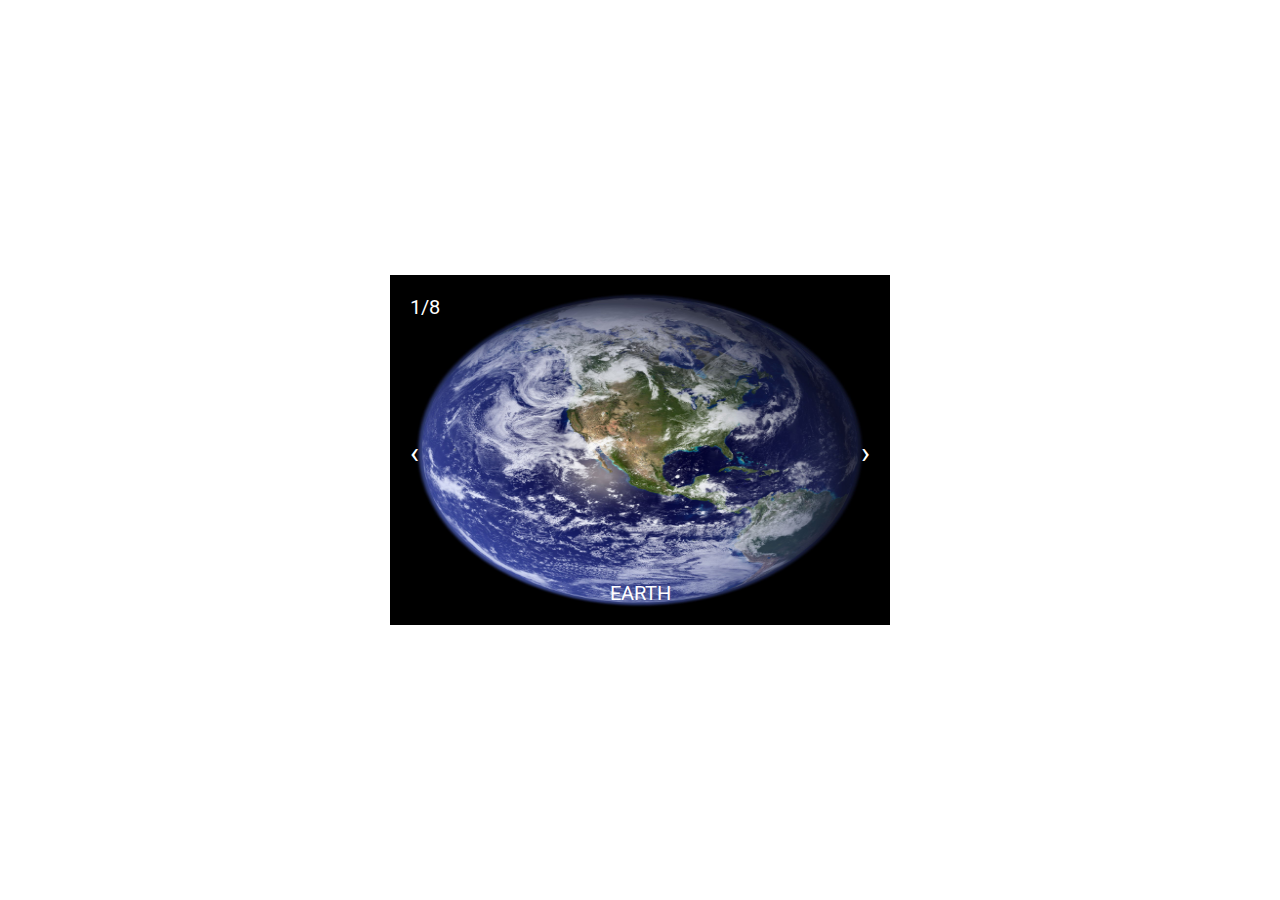
<file: Day-1/Task-3/index.html>
<!DOCTYPE html>
<html lang="en">
  <head>
    <meta charset="UTF-8" />
    <meta http-equiv="X-UA-Compatible" content="IE=edge" />
    <meta name="viewport" content="width=device-width, initial-scale=1.0" />
    <title>Slideshow</title>
    <link rel="stylesheet" href="css/style.css" />
  </head>
  <body>
    <div class="container">
      <input type="radio" name="images" id="i1" checked />
      <input type="radio" name="images" id="i2" />
      <input type="radio" name="images" id="i3" />
      <input type="radio" name="images" id="i4" />
      <input type="radio" name="images" id="i5" />
      <input type="radio" name="images" id="i6" />
      <input type="radio" name="images" id="i7" />
      <input type="radio" name="images" id="i8" />

      <div class="slide_img" id="one">
        <div class="text">1/8</div>
        <img src="images/earth.jpg" alt="earth" />
        <label class="prev" for="i8"><span>&#x2039;</span></label>
        <label class="next" for="i2"><span>&#x203a;</span></label>
        <div class="caption">Earth</div>
      </div>
      <div class="slide_img" id="two">
        <div class="text">2/8</div>
        <img src="images/sun.jpg" alt="sun" />
        <label class="prev" for="i1"><span>&#x2039;</span></label>
        <label class="next" for="i3"><span>&#x203a;</span></label>
        <div class="caption">Sun</div>
      </div>
      <div class="slide_img" id="three">
        <div class="text">3/8</div>
        <img src="images/moon.jpg" alt="moon" />
        <label class="prev" for="i2"><span>&#x2039;</span></label>
        <label class="next" for="i4"><span>&#x203a;</span></label>
        <div class="caption">Moon</div>
      </div>
      <div class="slide_img" id="four">
        <div class="text">4/8</div>
        <img src="images/jupiter.jpg" alt="jupiter" />
        <label class="prev" for="i3"><span>&#x2039;</span></label>
        <label class="next" for="i5"><span>&#x203a;</span></label>
        <div class="caption">jupiter</div>
      </div>
      <div class="slide_img" id="five">
        <div class="text">5/8</div>
        <img src="images/saturn.jpg" alt="saturn" />
        <label class="prev" for="i4"><span>&#x2039;</span></label>
        <label class="next" for="i6"><span>&#x203a;</span></label>
        <div class="caption">Saturn</div>
      </div>
      <div class="slide_img" id="six">
        <div class="text">6/8</div>
        <img src="images/mars.jpg" alt="mars" />
        <label class="prev" for="i5"><span>&#x2039;</span></label>
        <label class="next" for="i7"><span>&#x203a;</span></label>
        <div class="caption">Mars</div>
      </div>
      <div class="slide_img" id="seven">
        <div class="text">7/8</div>
        <img src="images/uranus.jpg" alt="uranus" />
        <label class="prev" for="i6"><span>&#x2039;</span></label>
        <label class="next" for="i8"><span>&#x203a;</span></label>
        <div class="caption">Uranus</div>
      </div>
      <div class="slide_img" id="eight">
        <div class="text">8/8</div>
        <img src="images/thnkyou.jpg" alt="thnkyou" />
        <label class="prev" for="i7"><span>&#x2039;</span></label>
        <label class="next" for="i1"><span>&#x203a;</span></label>
        <div class="caption">Thank You</div>
      </div>
    </div>
  </body>
</html>
</file>
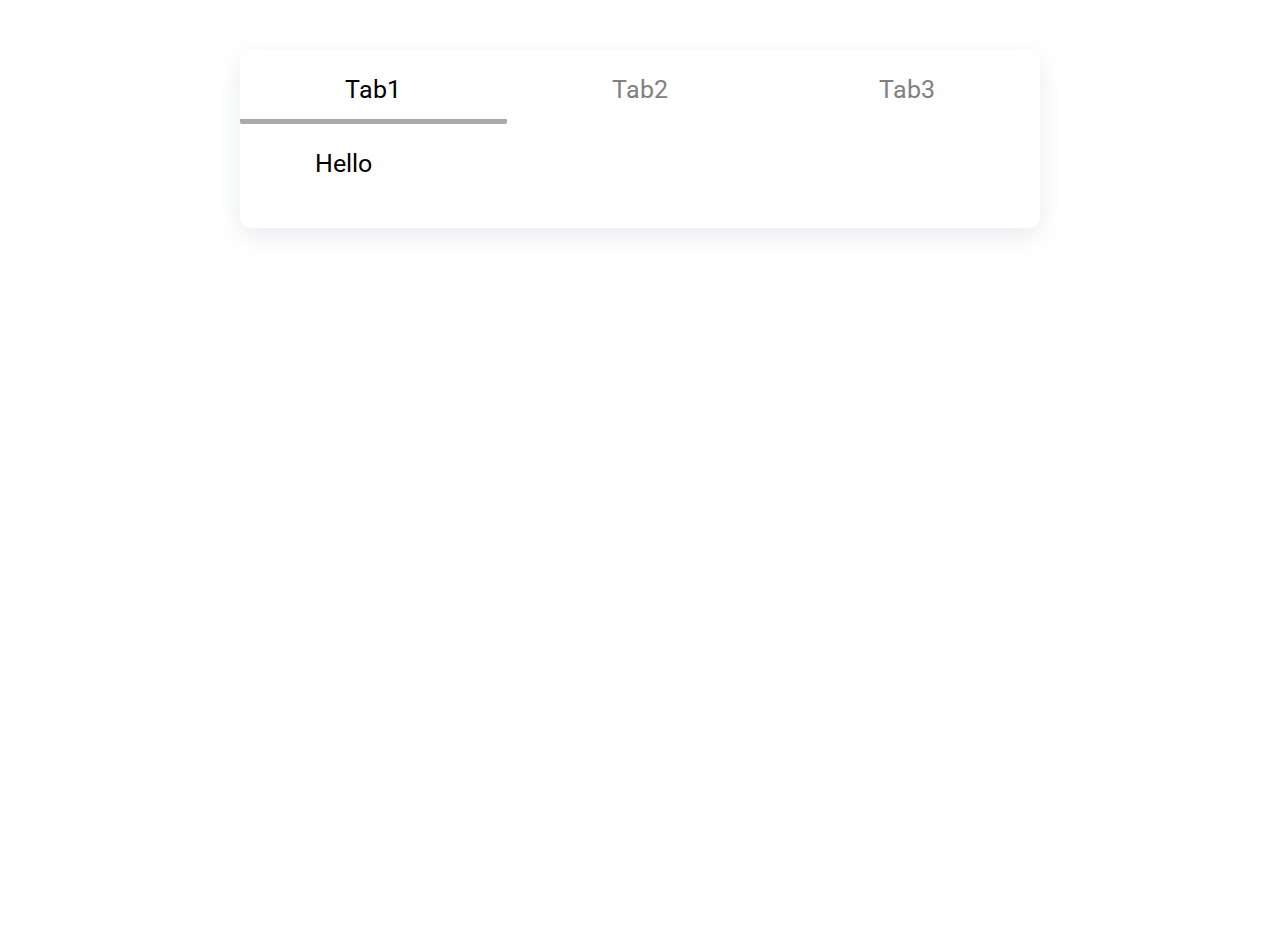
<file: Day-2/Task-1/index.html>
<!DOCTYPE html>
<html lang="en">
  <head>
    <meta charset="UTF-8" />
    <meta http-equiv="X-UA-Compatible" content="IE=edge" />
    <meta name="viewport" content="width=device-width, initial-scale=1.0" />
    <title>Navbar</title>
    <link rel="stylesheet" href="css/style.css" />
  </head>
  <body>
    <div class="tabs">
      <input type="radio" name="tabs" id="t1" checked />
      <label for="t1">Tab1</label>
      <div class="tab-content">Hello</div>

      <input type="radio" name="tabs" id="t2" />
      <label for="t2">Tab2</label>
      <div class="tab-content">Welcome</div>

      <input type="radio" name="tabs" id="t3" />
      <label for="t3">Tab3</label>
      <div class="tab-content">Web development</div>
    </div>
  </body>
</html>
</file>
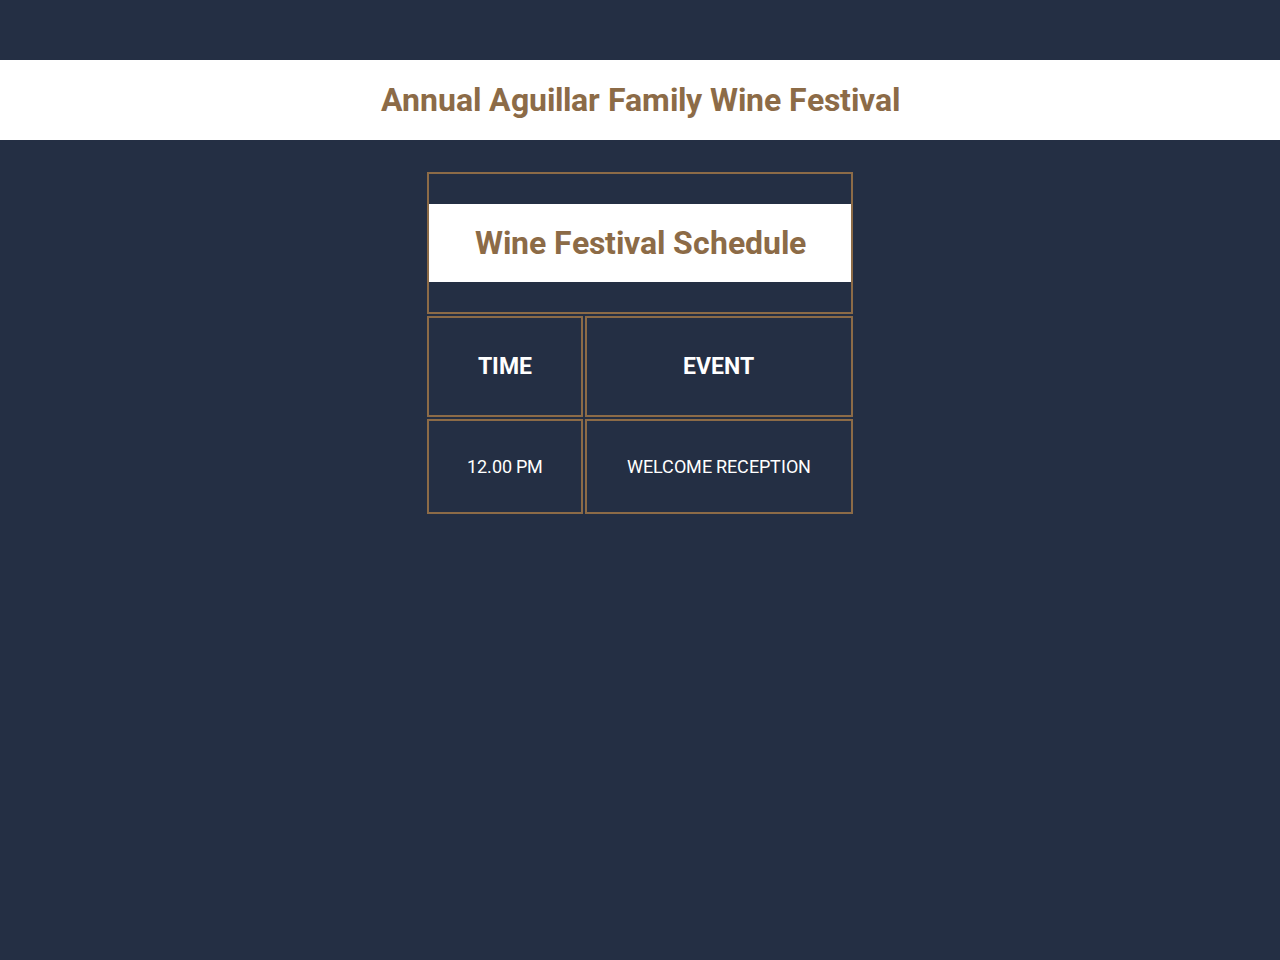
<file: Day-2/Task-3/index.html>
<!DOCTYPE html>
<html lang="en">
  <head>
    <meta charset="UTF-8" />
    <meta http-equiv="X-UA-Compatible" content="IE=edge" />
    <meta name="viewport" content="width=device-width, initial-scale=1.0" />
    <title>Annual Festival</title>
    <link rel="stylesheet" href="css/style.css" />
  </head>
  <body>
    <div class="heading">
      <h1>Annual Aguillar Family Wine Festival</h1>
    </div>
    <div class="table-container">
      <table>
        <tr>
          <th colspan="2"><h3>Wine Festival Schedule</h3></th>
        </tr>
        <tr>
          <td>Time</td>
          <td>Event</td>
        </tr>
        <tr>
          <td>12.00 PM</td>
          <td>Welcome Reception</td>
        </tr>
      </table>
    </div>
  </body>
</html>
</file>
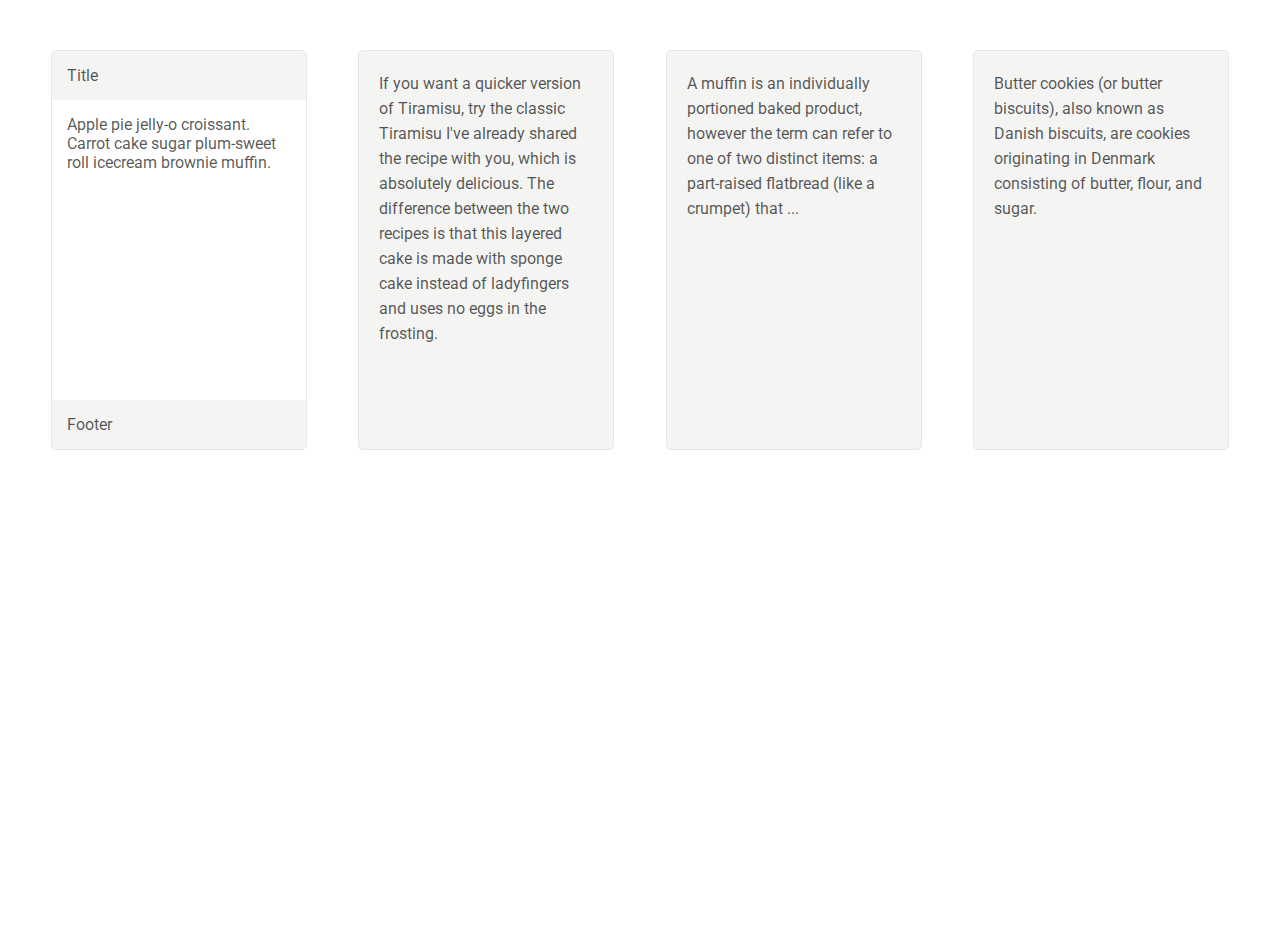
<file: Day-3/Task-1/index.html>
<!DOCTYPE html>
<html lang="en">
  <head>
    <meta charset="UTF-8" />
    <meta http-equiv="X-UA-Compatible" content="IE=edge" />
    <meta name="viewport" content="width=device-width, initial-scale=1.0" />
    <title>Flex</title>
    <link rel="stylesheet" href="css/style.css" />
  </head>
  <body>
    <div class="container">
      <div class="card">
        <div class="card-header">Title</div>
        <div class="card-body">
          Apple pie jelly-o croissant. Carrot cake sugar plum-sweet roll
          icecream brownie muffin.
        </div>
        <div class="card-footer">Footer</div>
      </div>
      <div class="card">
        If you want a quicker version of Tiramisu, try the classic Tiramisu I've
        already shared the recipe with you, which is absolutely delicious. The
        difference between the two recipes is that this layered cake is made
        with sponge cake instead of ladyfingers and uses no eggs in the
        frosting.
      </div>

      <div class="card">
        A muffin is an individually portioned baked product, however the term
        can refer to one of two distinct items: a part-raised flatbread (like a
        crumpet) that ...
      </div>

      <div class="card">
        Butter cookies (or butter biscuits), also known as Danish biscuits, are
        cookies originating in Denmark consisting of butter, flour, and sugar.
      </div>
    </div>
  </body>
</html>
</file>
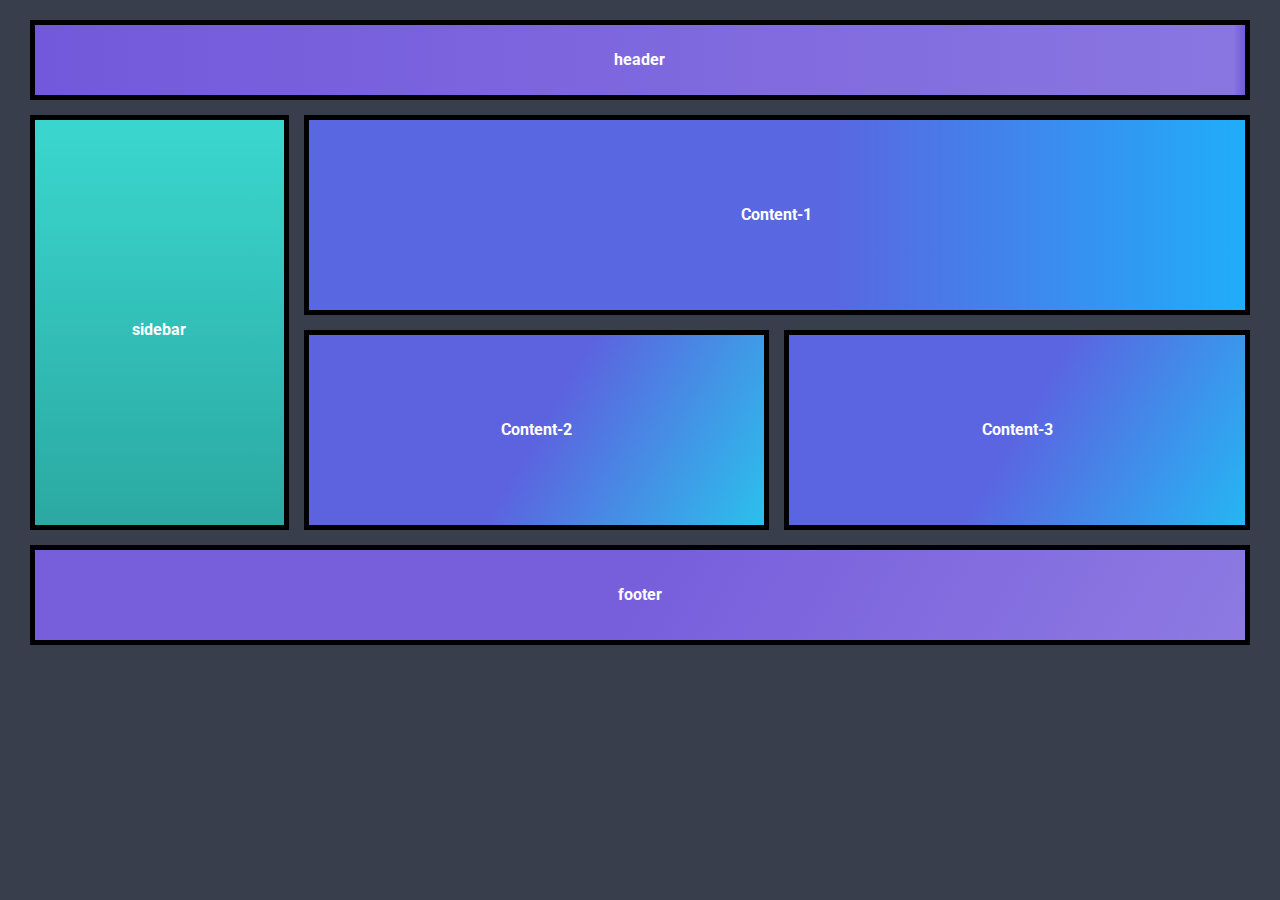
<file: Day-3/Task-2/index.html>
<!DOCTYPE html>
<html lang="en">
  <head>
    <meta charset="UTF-8" />
    <meta http-equiv="X-UA-Compatible" content="IE=edge" />
    <meta name="viewport" content="width=device-width, initial-scale=1.0" />
    <title>grid</title>
    <link rel="stylesheet" href="css/style.css" />
  </head>
  <body>
    <div class="header">header</div>
    <div class="sidebar">sidebar</div>
    <div class="content-1">Content-1</div>
    <div class="content-2">Content-2</div>
    <div class="content-3">Content-3</div>
    <div class="footer">footer</div>
  </body>
</html>
</file>
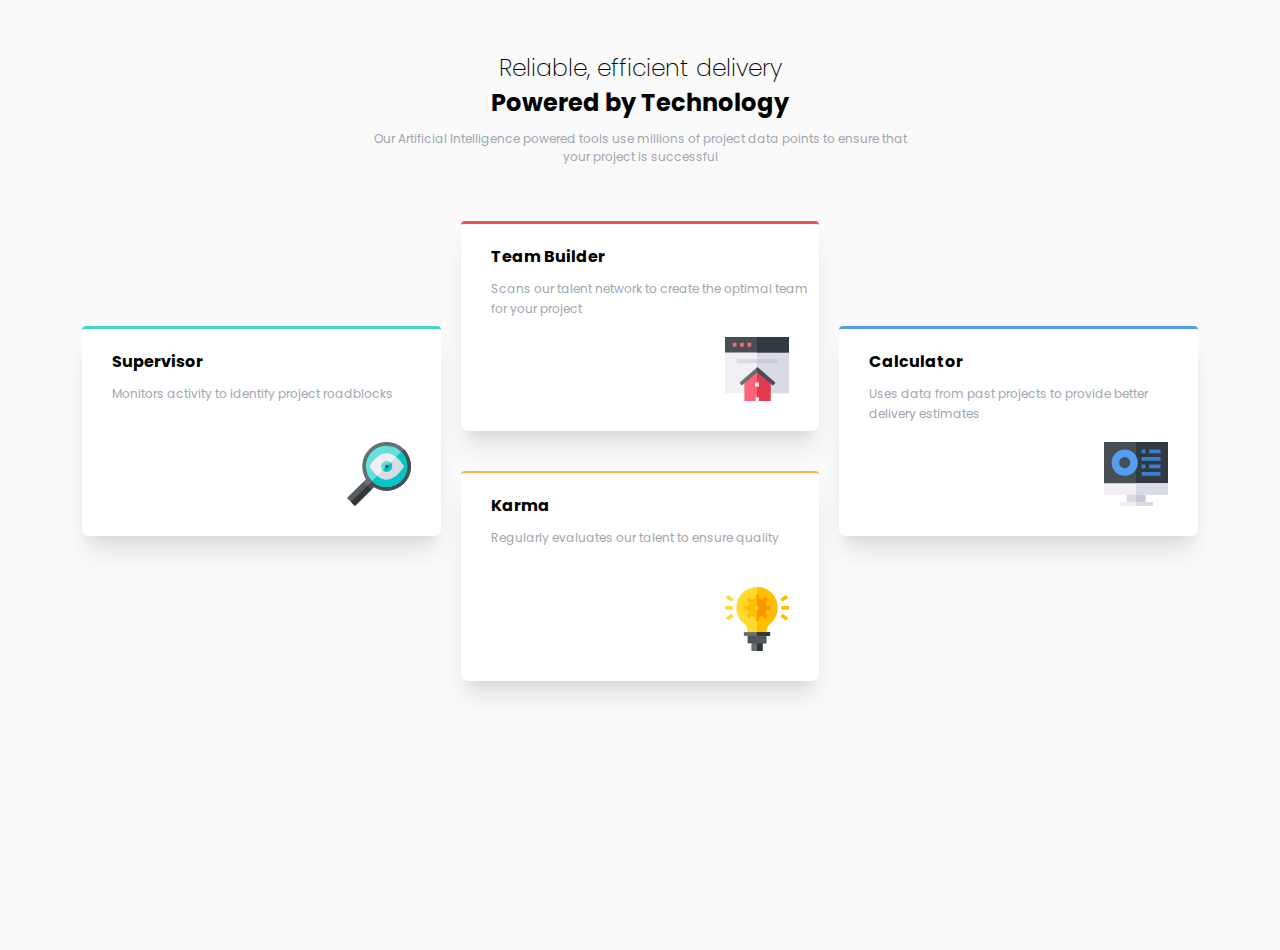
<file: Day-4 & 5/four-card-feature-section-master/index.html>
<!DOCTYPE html>
<html lang="en">
  <head>
    <meta charset="UTF-8" />
    <meta name="viewport" content="width=device-width, initial-scale=1.0" />
    <!-- displays site properly based on user's device -->

    <link
      rel="icon"
      type="image/png"
      sizes="32x32"
      href="./images/favicon-32x32.png"
    />

    <title>Frontend Mentor | Four card feature section</title>
    <link rel="stylesheet" href="css/style.css" />
  </head>
  <body>
    <header>
      <p class="Reliable">Reliable, efficient delivery</p>
      <h2>Powered by Technology</h2>
      <p class="AI">
        Our Artificial Intelligence powered tools use millions of project data
        points to ensure that your project is successful
      </p>
    </header>
    <main>
      <div class="box box1">
        <h4>Supervisor</h4>
        <p>Monitors activity to identify project roadblocks</p>
        <img src="images/icon-supervisor.svg" alt="" />
      </div>
      <div class="box box2">
        <h4>Team Builder</h4>
        <p>
          Scans our talent network to create the optimal team for your project
        </p>
        <img src="images/icon-team-builder.svg" alt="" />
      </div>
      <div class="box box3">
        <h4>Calculator</h4>
        <p>Uses data from past projects to provide better delivery estimates</p>
        <img src="./images/icon-calculator.svg" alt="" />
      </div>
      <div class="box box4">
        <h4>Karma</h4>
        <p>Regularly evaluates our talent to ensure quality</p>
        <img src="./images/icon-karma.svg" alt="" />
      </div>
    </main>
    <!-- <footer>
      <p class="attribution">
        Challenge by
        <a href="https://www.frontendmentor.io?ref=challenge" target="_blank"
          >Frontend Mentor</a
        >. Coded by <a href="#">Your Name Here</a>.
      </p>
    </footer> -->
  </body>
</html>
</file>
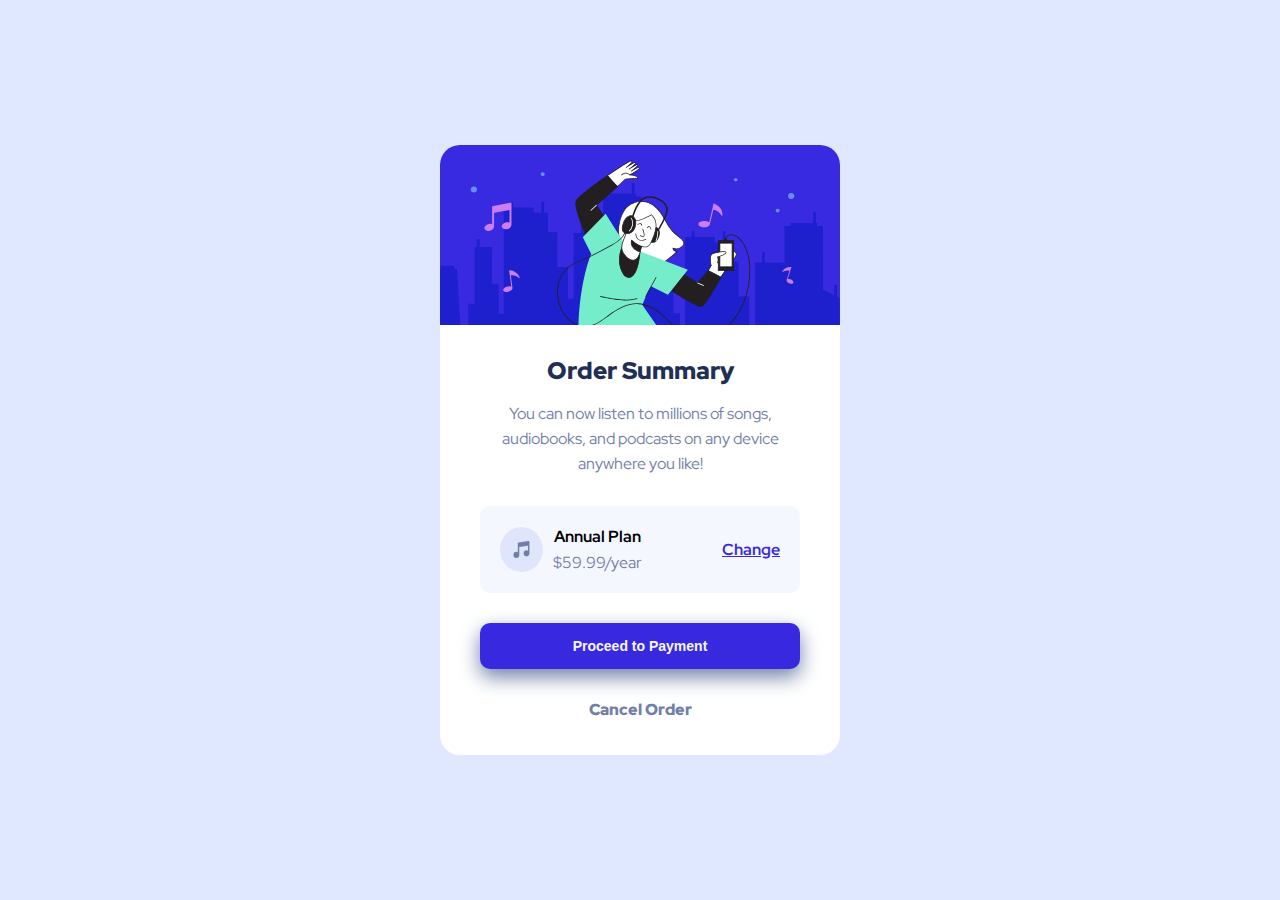
<file: Day-4 & 5/order-summary-component-main/index.html>
<!DOCTYPE html>
<html lang="en">
  <head>
    <meta charset="UTF-8" />
    <meta name="viewport" content="width=device-width, initial-scale=1.0" />
    <!-- displays site properly based on user's device -->

    <link
      rel="icon"
      type="image/png"
      sizes="32x32"
      href="./images/favicon-32x32.png"
    />

    <title>Frontend Mentor | Order summary card</title>
    <link rel="stylesheet" href="css/style.css" />
  </head>
  <body>
    <div class="container">
      <div class="image-container">
        <img src="images/illustration-hero.svg" alt="illustration-hero" />
      </div>
      <div class="content-box">
        <div class="first-content-box">
          <h2>Order Summary</h2>
          <p>
            You can now listen to millions of songs, audiobooks, and podcasts on
            any device anywhere you like!
          </p>
        </div>
        <div class="middle-content-box">
          <div class="music-box">
            <img src="images/icon-music.svg" alt="" />
          </div>
          <div class="music-plan">
            <p class="annual-plan">Annual Plan</p>
            <p class="yearly-plan">$59.99/year</p>
          </div>
          <div class="music-link">
            <a href="#">Change</a>
          </div>
        </div>
        <div class="button-box">
          <button class="btn">Proceed to Payment</button>
        </div>
        <p class="order">Cancel Order</p>
      </div>
    </div>

    <!--  <div class="attribution">
    Challenge by <a href="https://www.frontendmentor.io?ref=challenge" target="_blank">Frontend Mentor</a>. 
    Coded by <a href="#">Your Name Here</a>.
  </div> -->
  </body>
</html>
</file>
<file: Day-1/Task-3/css/style.css>
@import url('https://fonts.googleapis.com/css2?family=Roboto&display=swap');

*{
    margin:0;
    padding:0;
    box-sizing: border-box;
}

body{
    font-family: 'Roboto', sans-serif;
    width:100vw;
    min-height: 100vh;
    display: flex;
    align-items: center;
    justify-content: center;
}

.container{
    width: 500px;
    height: 350px;
    position: relative;
}

.container .slide_img{
    position: absolute;
    width: 100%;
    height: 100%;
}

.container .slide_img img{
    width: 100%;
    height: 100%;
}

.slide_img .text{
    position: absolute;
    color:white;
    font-size: 20px;
    padding:20px;
}

.slide_img .caption{
    position: absolute;
    bottom:20px;
    color:white;
    font-size: 20px;
    text-align: center;
    width: 100%;
    text-transform: uppercase;
}
input[type="radio"]{
    display: none;
}

.prev, .next{
    position: absolute;
    top:40%;
    padding: 20px;
}

.prev{
    left:0;
}

.next{
    right: 0;
}

label span{
    color:white;
    font-size: 30px;
}

.slide_img{
    z-index: -1;
}

#i1:checked ~ #one,
#i2:checked ~ #two,
#i3:checked ~ #three,
#i4:checked ~ #four,
#i5:checked ~ #five,
#i6:checked ~ #six,
#i7:checked ~ #seven,
#i8:checked ~ #eight{
    z-index: 9;
}
</file>
<file: Day-2/Task-1/css/style.css>
@import url('https://fonts.googleapis.com/css2?family=Roboto&display=swap');

*{
    margin:0;
    padding: 0;
    box-sizing: border-box;
}

body{
    width:100vw;
    min-height: 100vh;
    font-family: 'Roboto', sans-serif;
}

.tabs{
    width:800px;
    box-shadow: rgba(149, 157, 165, 0.2) 0px 8px 24px;
    padding:25px 0px;
    border-radius: 10px;
    margin:50px auto;
    display: flex;
    flex-wrap: wrap;
}

.tabs input[type="radio"]{
    display:none;
}

.tabs label{
    font-size: 25px;
    text-align: center;
    order:0;
    display: block;
    width: 33.33%;
    padding:0px 10px;
    color:#818080;
}

.tabs .tab-content{
    width: 100%;
    padding:25px;
    order:1;
    display: none;
    font-size: 25px;
    margin-left: 50px;
}

.tabs input[type="radio"]:checked + label + .tab-content{
    display: block;
}

.tabs input[type="radio"]:checked + label{
    border-bottom: solid 5px #AAAAA9;
    border-radius: 2px;
    padding-bottom:15px;
    color:black;
}

@media screen and (max-width:768px){
    .tabs{
        width: 600px;
    }
    .tabs label{
        display: block;
        width: 100%;
        text-align: left;
        padding:20px;
        order:1;
    }

    .tabs .tab-content{
        margin-left:10px;
        padding:30px;
    }

    .tabs input[type="radio"]:checked + label{
        width: 33.33%;
    }

}
</file>
<file: Day-2/Task-3/css/style.css>
@import url('https://fonts.googleapis.com/css2?family=Roboto&display=swap');

*{
    margin:0;
    padding: 0;
    box-sizing: border-box;
}

body{
    font-family: 'Roboto', sans-serif;
    width: 100vw;
    min-height: 100vh;
    background-color: #242F44;
}

.heading{
    width: 100%;
    background-color: white;
    height: 80px;
    margin-top:60px;
}

.heading h1{
    font-size: 2em;
    text-align: center;
    color:#8C6B47;
    line-height: 80px;
}

.table-container{
    display: flex;
    align-items: center;
    justify-content: center;
}
table{
    margin-top:30px;
    width: 430px;
    height: 280px;
}

table tr{
    font-size: 1.5em;
    text-align: center;
}

table tr th{
    border:solid 2px #8C6B47;
    padding:30px 0;
}

table tr th h3{
    background-color: #fff;
    padding:20px;
    font-size: 32px;
    color:#8C6B47;
}

table tr td{
    border:solid 2px #8C6B47;
    padding:35px;
}

table tr:nth-child(2){
    text-transform: uppercase;
    font-weight: bold;
    font-size: 23px;
    color:#fff;
}

table tr:nth-child(3){
    font-size: 18px;
    color:white;
    text-transform: uppercase;
}

@media only screen and (max-width: 600px){
    .heading h1{
        font-size: 1.5em;
    }
}
</file>
<file: Day-3/Task-1/css/style.css>
@import url("https://fonts.googleapis.com/css2?family=Roboto&display=swap");

* {
  margin: 0;
  padding: 0;
  box-sizing: border-box;
}

body {
  font-family: "Roboto", sans-serif;
  width: 100vw;
  min-height: 100vh;
}

.container {
  display: flex;
  flex-flow: row wrap;
  justify-content: space-evenly;
  height: 400px;
  color: rgba(0, 0, 0, 0.653);
  margin-top: 50px;
}

.card:nth-child(1) {
  flex-basis: 20%;
  position: relative;
  padding: 0;
  border: solid 1px #e6e6e2;
  border-radius: 5px;
  gap: 10px;
}

.card:nth-child(2),
.card:nth-child(3),
.card:nth-child(4) {
  gap: 50px;
  background-color: #f4f4f3;
  border: solid 1px #e6e6e2;
  flex-basis: 20%;
  padding: 20px;
  line-height: 25px;
  border-radius: 5px;
}

.card .card-header {
  width: 100%;
  background-color: #f4f4f3;
  padding: 15px;
}

.card .card-body {
  padding: 15px;
  width: 100%;
}

.card .card-footer {
  padding: 15px;
  position: absolute;
  bottom: 0;
  background-color: #f4f4f3;
  width: 100%;
}

@media screen and (max-width:991px){
    .card .card-body{
        position: relative;
        padding:20px 15px 45px 15px;
    }

    .card .card-header{
        position: relative;
    }

    .card .card-footer{
        position: relative;
    }
    .card:nth-child(1){
        flex-basis: 100%;
    }

    .card:nth-child(2),
    .card:nth-child(3),
    .card:nth-child(4){
        flex-basis: 100%;
        margin-top:20px;
    }   
}
</file>
<file: Day-3/Task-2/css/style.css>
@import url('https://fonts.googleapis.com/css2?family=Roboto&display=swap');

*{
    margin:0;
    padding:0;
    box-sizing: border-box;
}

body{
    font-family: 'Roboto', sans-serif;
    width: 100vw;
    height: 100vh;
    background-color: #393E4C;
    display: grid;
    grid-template-areas: 
    'header header header'
    'sidebar content-1 content-1'
    'sidebar content-2 content-3'
    'footer footer footer';
    text-align: center;
    grid-template-rows: 80px 200px 200px 100px;
    grid-template-columns: 1fr 1.8fr 1.8fr;
    padding:20px 30px;
    row-gap: 15px;
    color:white;
    column-gap: 15px;
}

.header,
.sidebar,
.content-1,
.content-2,
.content-3,
.footer{
    padding:20px;
    border:solid 5px black;
    font-weight: bold;
}

.header{
    line-height:30px;
    grid-area: header;
    background: rgb(114,89,219);
    background: linear-gradient(to right, rgba(114,89,219,1) 0%, rgba(138,118,225,1) 99%, rgba(114,89,219,1) 100%, rgba(114,89,219,1) 100%, rgba(90,66,230,1) 100%);
}

.sidebar{
    line-height:380px;
    grid-area: sidebar;
    background: rgb(58,213,205);
    background: linear-gradient(to bottom, rgba(58,213,205,1) 4%, rgba(55,205,197,1) 22%, rgba(47,182,175,1) 71%, rgba(43,169,162,1) 100%, rgba(58,213,205,1) 100%, rgba(58,213,205,1) 100%, rgba(58,213,205,1) 100%, rgba(130,108,223,1) 100%, rgba(127,105,222,1) 100%, rgba(138,118,225,1) 100%, rgba(114,89,219,1) 100%, rgba(114,89,219,1) 100%, rgba(90,66,230,1) 100%);
}

.content-1{
    line-height:150px;
    grid-area: content-1;
    background: rgb(89,103,225);
    background: linear-gradient(90deg, rgba(89,103,225,1) 56%, rgba(32,173,249,1) 100%);
}

.content-2{
    line-height: 150px;
    grid-area: content-2;
    background: rgb(93,98,223);
    background: linear-gradient(120deg, rgba(93,98,223,1) 50%, rgba(43,192,236,1) 100%);
}

.content-3{
    line-height: 150px;
    grid-area: content-3;
    background: rgb(91,101,225);
    background: linear-gradient(120deg, rgba(91,101,225,1) 50%, rgba(37,182,243,1) 100%);
}

.footer{
    line-height: 50px;
    grid-area: footer;
    background: rgb(119,95,220);
    background: linear-gradient(120deg, rgba(119,95,220,1) 50%, rgba(142,122,226,1) 100%);
}
</file>
<file: Day-4 & 5/four-card-feature-section-master/css/style.css>
@import url('https://fonts.googleapis.com/css2?family=Poppins:wght@200;400;600&display=swap');

*{
    margin:0;
    padding: 0;
    box-sizing: border-box;
}

:root{
    --Red: hsl(0, 78%, 62%);
    --Cyan: hsl(180, 62%, 55%);
    --Orange: hsl(34, 97%, 64%);
    --Blue: hsl(212, 86%, 64%);
    --VeryDarkBlue: hsl(234, 12%, 34%);
    --GrayishBlue: hsl(229, 6%, 66%);
    --VeryLightGray: hsl(0, 0%, 98%);
}

body{
    font-family: 'Poppins', sans-serif;
    width: 100vw;
    min-height: 100vh;
    background-color: var(--VeryLightGray);
}

header{
    max-width: 550px;
    margin:50px auto;
    text-align: center;
}

header .Reliable{
    font-weight: 200;
    font-size: 23.5px;
}

header h2{
    margin-bottom: 10px;
}

header .AI{
    font-size: 12px;
    color: var(--GrayishBlue);
}

main{
    display: flex;
    justify-content: center;
    max-width: 1300px;
    margin:0 auto;
    min-height:500px;
    column-gap:20px;
    flex-wrap:wrap;
    margin-top:160px;
}

main .box{
    flex-basis: 28%;
    background-color: #fff;
    padding:20px 10px 20px 30px;
    height: 210px;
    box-shadow: rgba(0, 0, 0, 0.1) 0px 20px 25px -5px, rgba(0, 0, 0, 0.04) 0px 10px 10px -5px;
    border-radius: 4px 4px 7px 7px;
    position: relative;
}

main .box::after{
    content:'';
    width: 100%;
    height: 3px;
    position: absolute;
    top:0;
    left:0;
}

.box1{
    border-top:solid 3px hsl(180, 62%, 55%);
    border-left: transparent;
}

.box2{
    border-top:solid 3px hsl(0, 78%, 62%);
}

.box3{
    border-top:solid 3px hsl(212, 86%, 64%);
}

.box4{
    border-top:solid 2px hsl(34, 97%, 64%);
}

main .box p{
    color:hsl(229, 6%, 66%);
    font-size: 12px;
    margin-top:10px;
    line-height: 20px;
}

main .box img{
    position: absolute;
    right: 30px;
    bottom:30px;
}

main .box:nth-child(2){
    transform: translateY(-50%);
}

main .box:nth-child(4){
    transform: translateY(-50%);
}

@media screen and (max-width:991px){

    main{
        max-width:550px;
        margin-top:10px;
    }
    main .box{
        flex-basis: 50%;
        margin-top:20px;
    }

    main .box:nth-child(2){
        transform: translateY(0%);
    }

    main .box:nth-child(4){
        transform: translateY(0%);
        margin-bottom: 40px;
    }

}
</file>
<file: Day-4 & 5/order-summary-component-main/css/style.css>
@import url('https://fonts.googleapis.com/css2?family=Red+Hat+Display:wght@500;700;900&display=swap');

*{
    margin:0;
    padding:0;
    box-sizing: border-box;
}

body{
    font-family: 'Red Hat Display', sans-serif;
    width: 100vw;
    min-height: 100vh;
    background-color: hsl(225, 100%, 94%);
    display: flex;
    align-items: center;
    justify-content: center;
}

.container{
    width: 400px;
    height: 610px;
    background-color:#fff;
    border-radius: 20px;
}

.container .image-container{
    width: 400px;
    height: 180px;
}

.container .image-container img{
    width: 100%;
    height: 100%;
    border-top-left-radius: 20px;
    border-top-right-radius: 20px;
}

.container .content-box{
    text-align: center;
    padding:30px 40px 40px 40px;
}

.container .content-box .first-content-box h2{
    font-weight: 900;
    color:hsl(223, 47%, 23%);
}

.container .content-box .first-content-box p{
    text-align: center;
    line-height: 25px;
    font-size: 16px;
    margin-top: 15px;
    color:hsl(224, 23%, 55%);
}

.container .content-box .middle-content-box{
    background-color: hsl(225, 100%, 98%);
    margin-top:30px;
    padding:20px;
    display: flex;
    align-items: center;
    border-radius: 10px;
}

.container .content-box .middle-content-box .music-box{
    width:300px;
    height:45px;
}

.container .content-box .middle-content-box .music-box img{
   width: 100%;
   height: 100%;
}

.container .content-box .middle-content-box .music-plan{
    font-size: 16px;
    margin-left: 10px;
}

.container .content-box .middle-content-box .music-plan  .annual-plan{
    font-weight: bold;
    margin-bottom: 5px;
}

.container .content-box .middle-content-box .music-plan  .yearly-plan{
   color:hsl(224, 23%, 55%);
}

.container .content-box .middle-content-box .music-link{
    width: 200px;
    margin-left: 80px;
    text-align: center;
}

.container .content-box .middle-content-box .music-link a{
    color:hsl(245, 75%, 52%);
    font-weight: bold;
}

.container .content-box .button-box .btn{
    width: 100%;
    background-color:  hsl(245, 75%, 52%);
    padding:15px;
    color:hsl(225, 100%, 98%);
    font-size: 14px;
    font-weight: bold;
    margin-top: 30px;
    border: none;
    outline: none;
    border-radius: 10px;
    box-shadow:0px 8px 20px 0px hsl(224, 23%, 55%);
    transition: 0.5s;
}

.container .content-box .button-box .btn:active{
    background-color:  hsla(245, 75%, 52%, 0.771);
    cursor: pointer;
}

.container .content-box .order{
    font-weight: 900;
    margin-top: 30px;
    color:hsl(224, 23%, 55%);
    transition: 0.5s;
}

.container .content-box .order:active{
    color:hsl(223, 47%, 23%);
    cursor: pointer;
}
</file>
